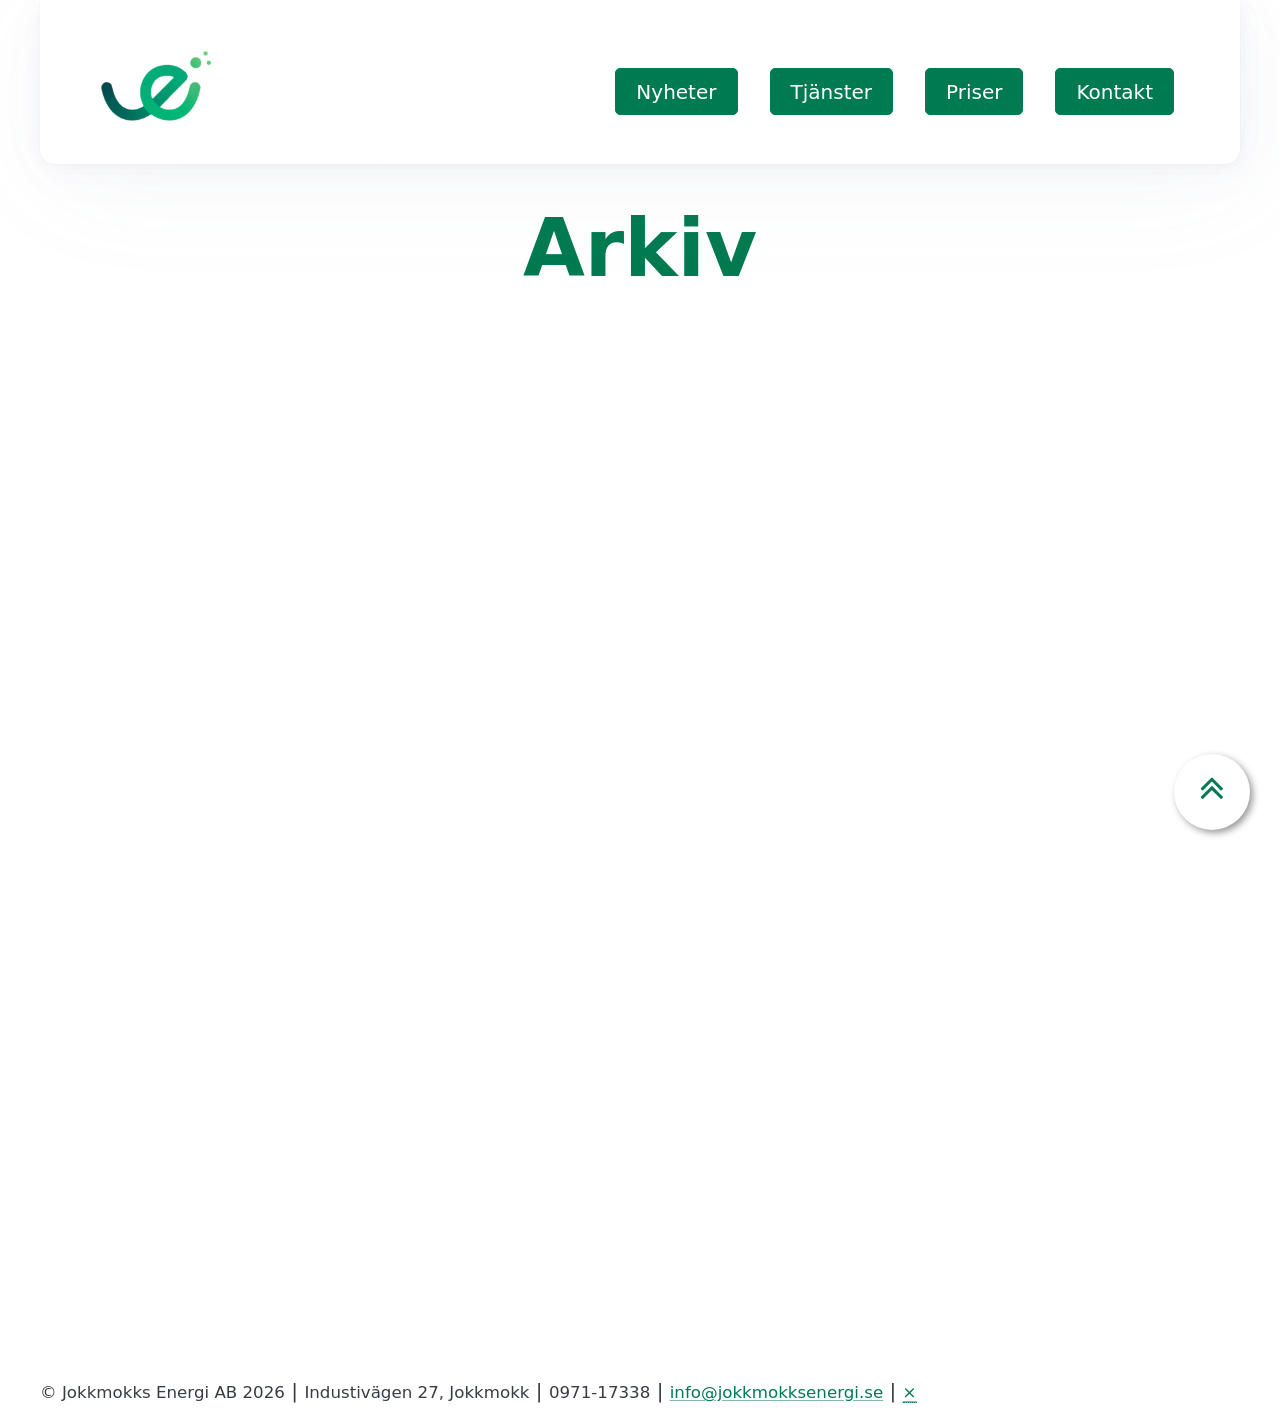
<file: nyheter/index.html>
<!DOCTYPE html>
<html lang="sv" data-theme="light">


<head>
    <meta name="viewport" content="width=device-width, minimum-scale=1, maximum-scale=1">
    <meta charset="utf-8">
    <title>
Arkiv - 
 Jokkmokks Energi AB</title>
    <link rel="icon" type="image/png" href="/favicon.png">
    <link rel="stylesheet" href="/style.css" />
    <script src="/serviceAlert.js"></script>
    
    
</head>

<body>
    <template id="alert-template">
        <header id="alert">
            <details id="messages">
                <summary role="button"><i class="icon-warning-light"></i> Driftmeddelanden</summary>
            </details>
        </header>
    </template>
    <div id="alert-pos"></div>
    <div id="start"></div>
    <header id="menu" style="z-index: 2;">
        <nav>
            <ul>
                <li style="margin-bottom:0.3rem"><a href="/#start"><img class="desktop" src="/logo.png" /><img class="mobile"
                            src="/symbol.png" /></a>
                </li>
            </ul>
            <ul>
                <li id="alert-menu-item"></li>
                <li><a href="/#nyheter" role="button">Nyheter</a></li>
                
                <li><a href="/#tjanster" role="button">Tjänster</a></li>
                
                <li><a href="/#priser" role="button">Priser</a></li>
                
                <li><a href="/#kontakt" role="button">Kontakt</a></li>
            </ul>
        </nav>
    </header>
    
    
    <main id="content" style="text-align: center;">
        
<section>
    <h1>Arkiv</h1>
    <table>
    
    </table>
</section>

        
        
        <div class="float-bottom">
            <a href="#alert" id="alert-button" class="floating-button" role="link" data-tooltip="Driftmeddelanden"
                data-placement="left">
                <i class="icon-warning-light"></i>
            </a>
            <a href="#start" id="top-button" class="floating-button" data-tooltip="Till topps!" data-placement="left">
                <i class="icon-angle-double-up"></i>
            </a>
        </div>
    </main>
    <footer>
        <small>&copy; Jokkmokks Energi AB 2026</small> | <small>Industivägen 27, Jokkmokk</small> |
        <small>0971-17338</small> |
        <small><a href="mailto:info@jokkmokksenergi.se">info@jokkmokksenergi.se</a></small> |
        <a href="/status"><small id="footer-status" aria-busy="true"></small></a> 

    </footer>
    <script>servicealert_main()</script>

</body>

</html>
</file>
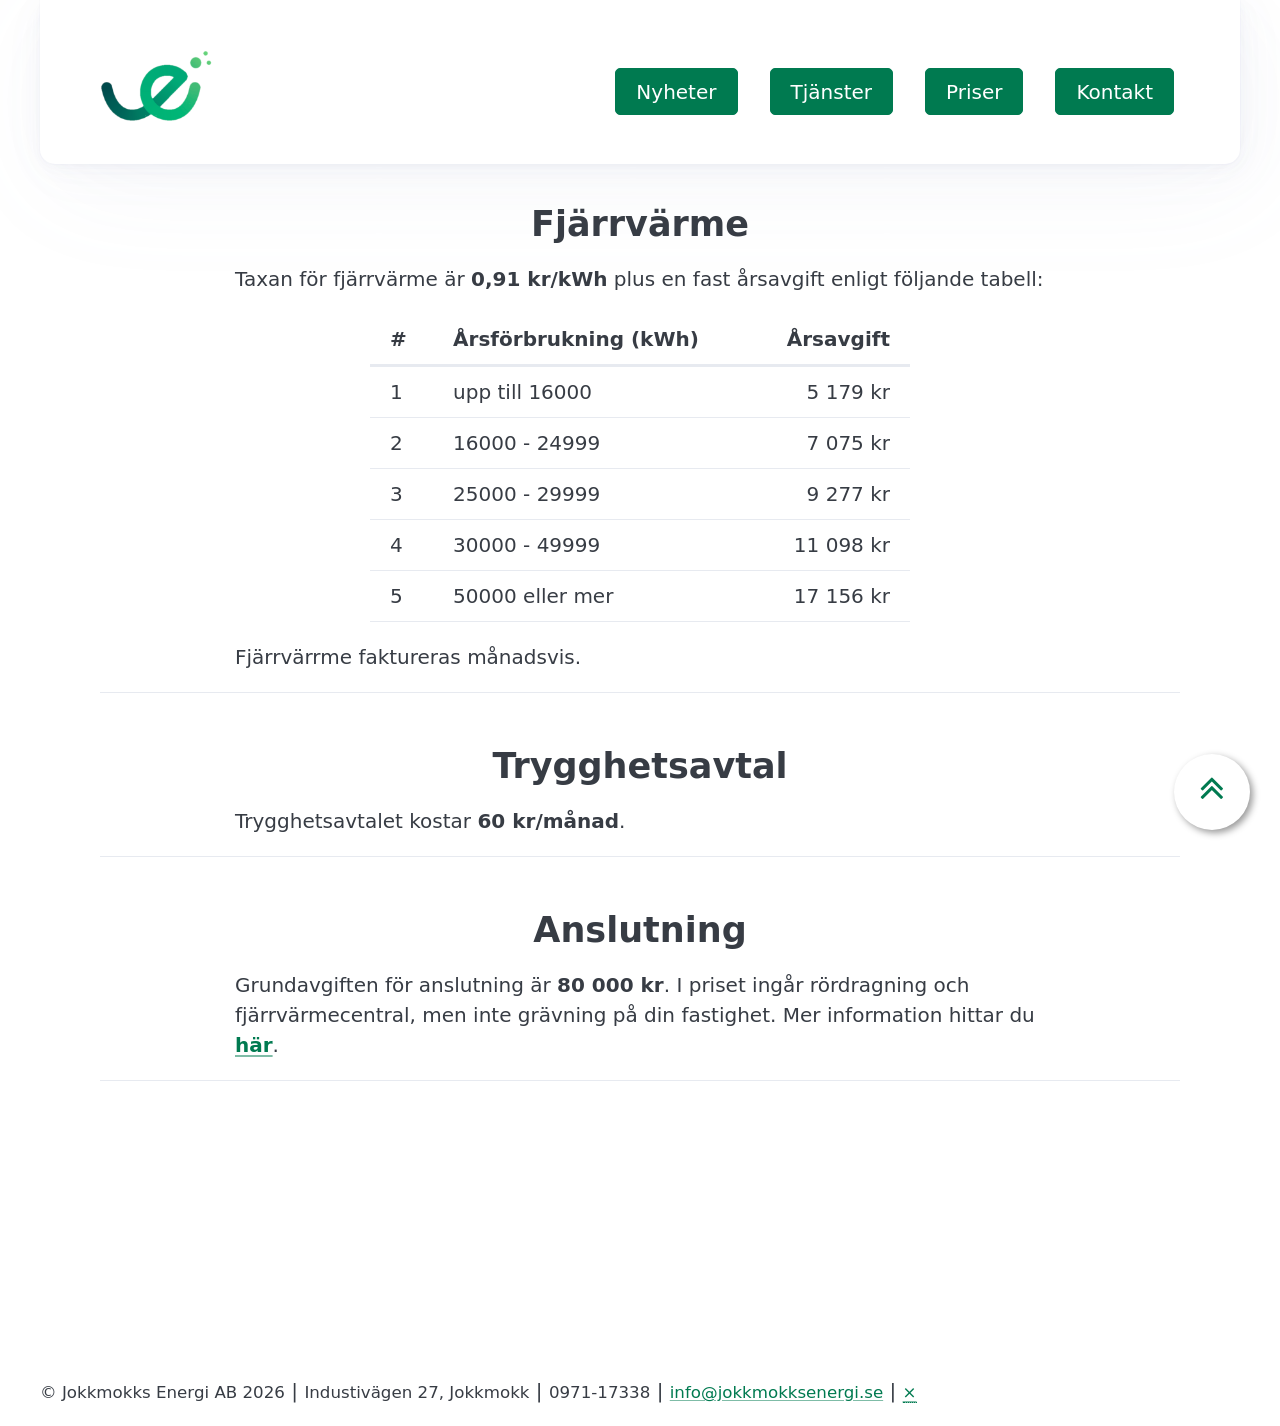
<file: priser/index.html>
<!DOCTYPE html>
<html lang="sv" data-theme="light">


<head>
    <meta name="viewport" content="width=device-width, minimum-scale=1, maximum-scale=1">
    <meta charset="utf-8">
    <title>
Priser - 
 Jokkmokks Energi AB</title>
    <link rel="icon" type="image/png" href="/favicon.png">
    <link rel="stylesheet" href="/style.css" />
    <script src="/serviceAlert.js"></script>
    


</head>

<body>
    <template id="alert-template">
        <header id="alert">
            <details id="messages">
                <summary role="button"><i class="icon-warning-light"></i> Driftmeddelanden</summary>
            </details>
        </header>
    </template>
    <div id="alert-pos"></div>
    <div id="start"></div>
    <header id="menu" style="z-index: 2;">
        <nav>
            <ul>
                <li style="margin-bottom:0.3rem"><a href="/#start"><img class="desktop" src="/logo.png" /><img class="mobile"
                            src="/symbol.png" /></a>
                </li>
            </ul>
            <ul>
                <li id="alert-menu-item"></li>
                <li><a href="/#nyheter" role="button">Nyheter</a></li>
                
                <li><a href="/#tjanster" role="button">Tjänster</a></li>
                
                <li><a href="/#priser" role="button">Priser</a></li>
                
                <li><a href="/#kontakt" role="button">Kontakt</a></li>
            </ul>
        </nav>
    </header>
    
    
    <main id="content" style="text-align: center;">
        
<section>
    <div style="text-align: left;">    
        <h2 id="fjarrvarme">Fjärrvärme</h2>
<p>Taxan för fjärrvärme är <strong>0,91 kr/kWh</strong> plus en fast årsavgift enligt följande tabell:</p>
<table><thead><tr><th>#</th><th>Årsförbrukning (kWh)</th><th>Årsavgift</th></tr></thead><tbody>
<tr><td>1</td><td>upp till 16000</td><td>5 179 kr</td></tr>
<tr><td>2</td><td>16000 - 24999</td><td>7 075 kr</td></tr>
<tr><td>3</td><td>25000 - 29999</td><td>9 277 kr</td></tr>
<tr><td>4</td><td>30000 - 49999</td><td>11 098 kr</td></tr>
<tr><td>5</td><td>50000 eller mer</td><td>17 156 kr</td></tr>
</tbody></table>
<p>Fjärrvärrme faktureras månadsvis.</p>
<hr>
<h2 id="trygghetsavtal">Trygghetsavtal</h2>
<p>Trygghetsavtalet kostar <strong>60 kr/månad</strong>.</p>
<hr>
<h2 id="anslutning">Anslutning</h2>
<p>Grundavgiften för anslutning är <strong>80 000 kr</strong>. I priset ingår rördragning och fjärrvärmecentral, men inte grävning på din fastighet. Mer information hittar du <strong><a href="/nyanslutning">här</a></strong>.</p>

    </div>
    <hr />
</section>


        
        
        <div class="float-bottom">
            <a href="#alert" id="alert-button" class="floating-button" role="link" data-tooltip="Driftmeddelanden"
                data-placement="left">
                <i class="icon-warning-light"></i>
            </a>
            <a href="#start" id="top-button" class="floating-button" data-tooltip="Till topps!" data-placement="left">
                <i class="icon-angle-double-up"></i>
            </a>
        </div>
    </main>
    <footer>
        <small>&copy; Jokkmokks Energi AB 2026</small> | <small>Industivägen 27, Jokkmokk</small> |
        <small>0971-17338</small> |
        <small><a href="mailto:info@jokkmokksenergi.se">info@jokkmokksenergi.se</a></small> |
        <a href="/status"><small id="footer-status" aria-busy="true"></small></a> 

    </footer>
    <script>servicealert_main()</script>

</body>

</html>
</file>
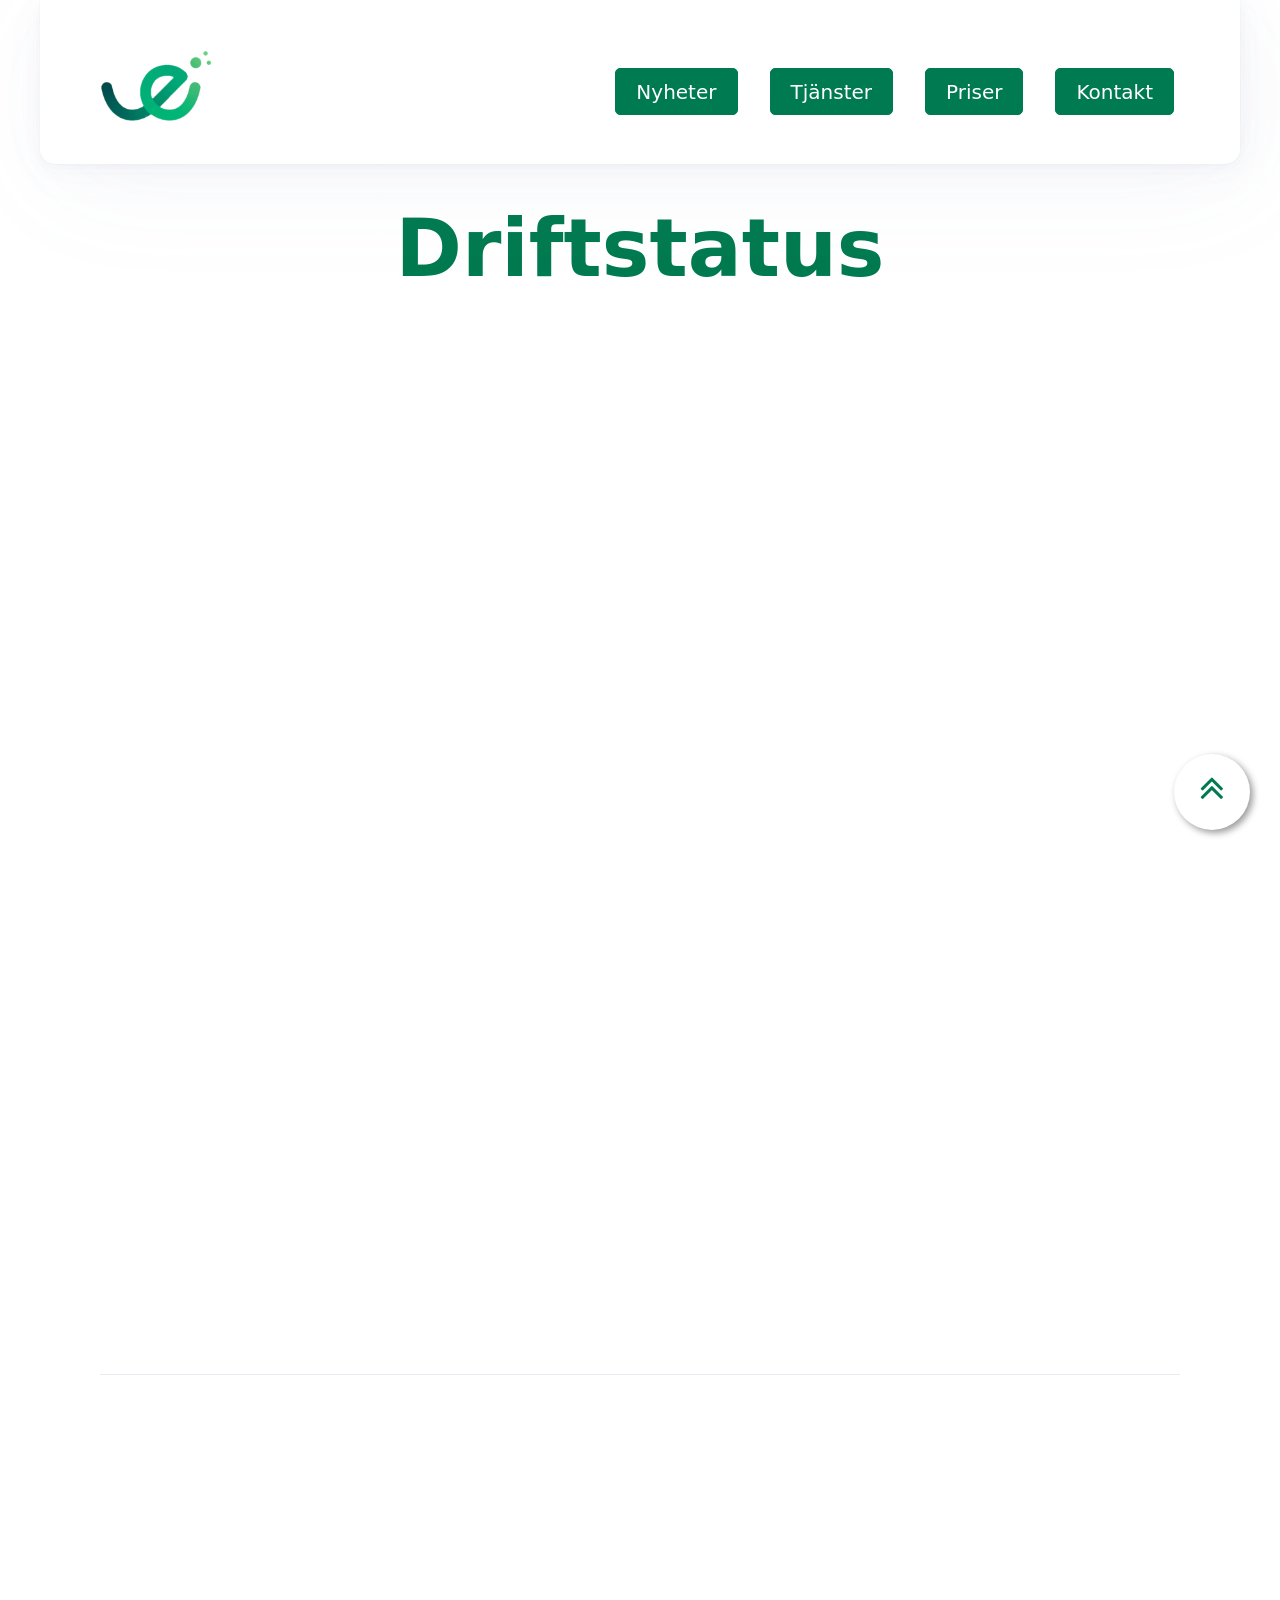
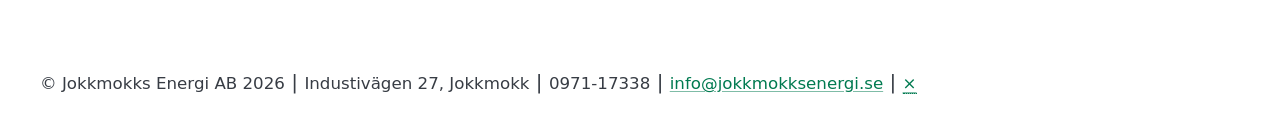
<file: status/index.html>
<!DOCTYPE html>
<html lang="sv" data-theme="light">


<head>
    <meta name="viewport" content="width=device-width, minimum-scale=1, maximum-scale=1">
    <meta charset="utf-8">
    <title>
Driftinformation - 
 Jokkmokks Energi AB</title>
    <link rel="icon" type="image/png" href="/favicon.png">
    <link rel="stylesheet" href="/style.css" />
    <script src="/serviceAlert.js"></script>
    


</head>

<body>
    <template id="alert-template">
        <header id="alert">
            <details id="messages">
                <summary role="button"><i class="icon-warning-light"></i> Driftmeddelanden</summary>
            </details>
        </header>
    </template>
    <div id="alert-pos"></div>
    <div id="start"></div>
    <header id="menu" style="z-index: 2;">
        <nav>
            <ul>
                <li style="margin-bottom:0.3rem"><a href="/#start"><img class="desktop" src="/logo.png" /><img class="mobile"
                            src="/symbol.png" /></a>
                </li>
            </ul>
            <ul>
                <li id="alert-menu-item"></li>
                <li><a href="/#nyheter" role="button">Nyheter</a></li>
                
                <li><a href="/#tjanster" role="button">Tjänster</a></li>
                
                <li><a href="/#priser" role="button">Priser</a></li>
                
                <li><a href="/#kontakt" role="button">Kontakt</a></li>
            </ul>
        </nav>
    </header>
    
    
    <main id="content" style="text-align: center;">
        
<section>
    <div style="text-align: left;">    
        <h1 id="driftstatus">Driftstatus</h1>
<iframe src="https://se.sms-service.dk/iFrame/driftstatus-map?customerId=65256704-d483-4e91-a352-7a25d13aeca8&profileIds=5437&hideLegend=true" width="100%" height="1000px"></iframe>

    </div>
    <hr />
</section>


        
        
        <div class="float-bottom">
            <a href="#alert" id="alert-button" class="floating-button" role="link" data-tooltip="Driftmeddelanden"
                data-placement="left">
                <i class="icon-warning-light"></i>
            </a>
            <a href="#start" id="top-button" class="floating-button" data-tooltip="Till topps!" data-placement="left">
                <i class="icon-angle-double-up"></i>
            </a>
        </div>
    </main>
    <footer>
        <small>&copy; Jokkmokks Energi AB 2026</small> | <small>Industivägen 27, Jokkmokk</small> |
        <small>0971-17338</small> |
        <small><a href="mailto:info@jokkmokksenergi.se">info@jokkmokksenergi.se</a></small> |
        <a href="/status"><small id="footer-status" aria-busy="true"></small></a> 

    </footer>
    <script>servicealert_main()</script>

</body>

</html>
</file>
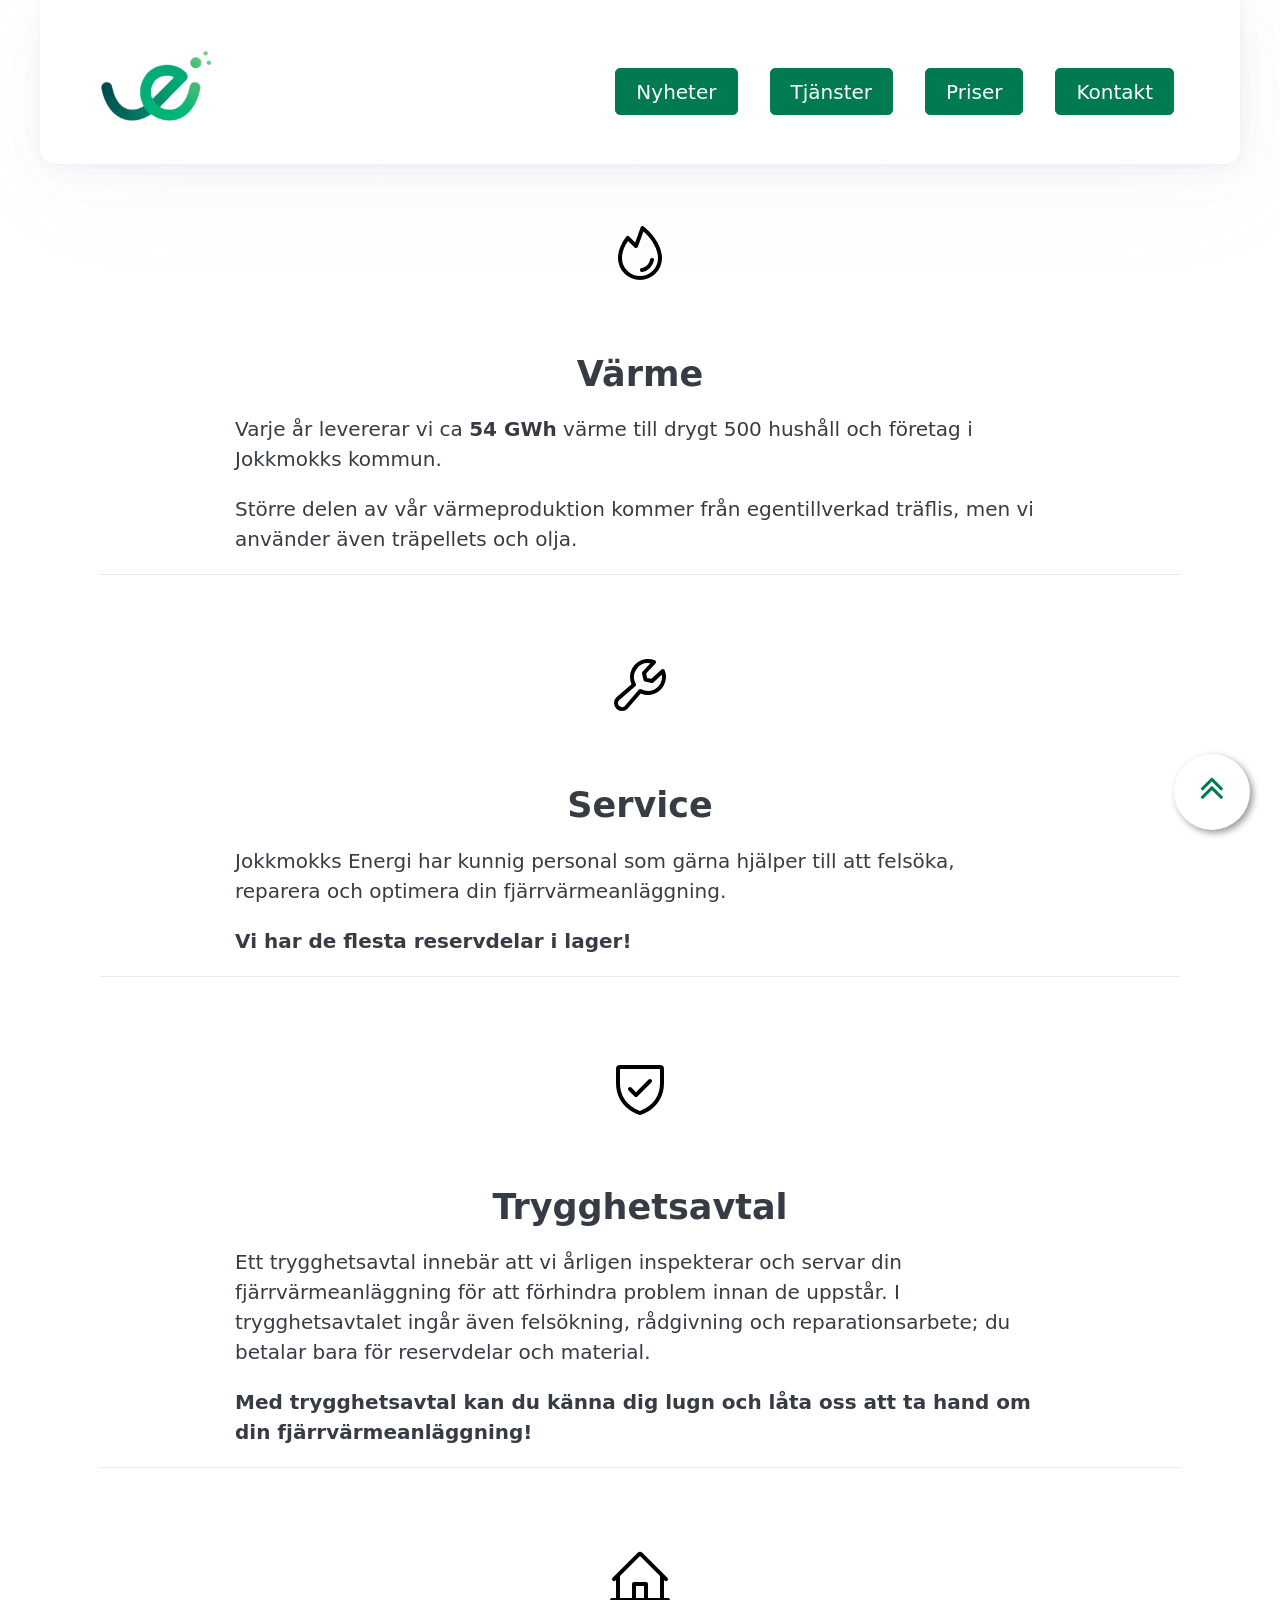
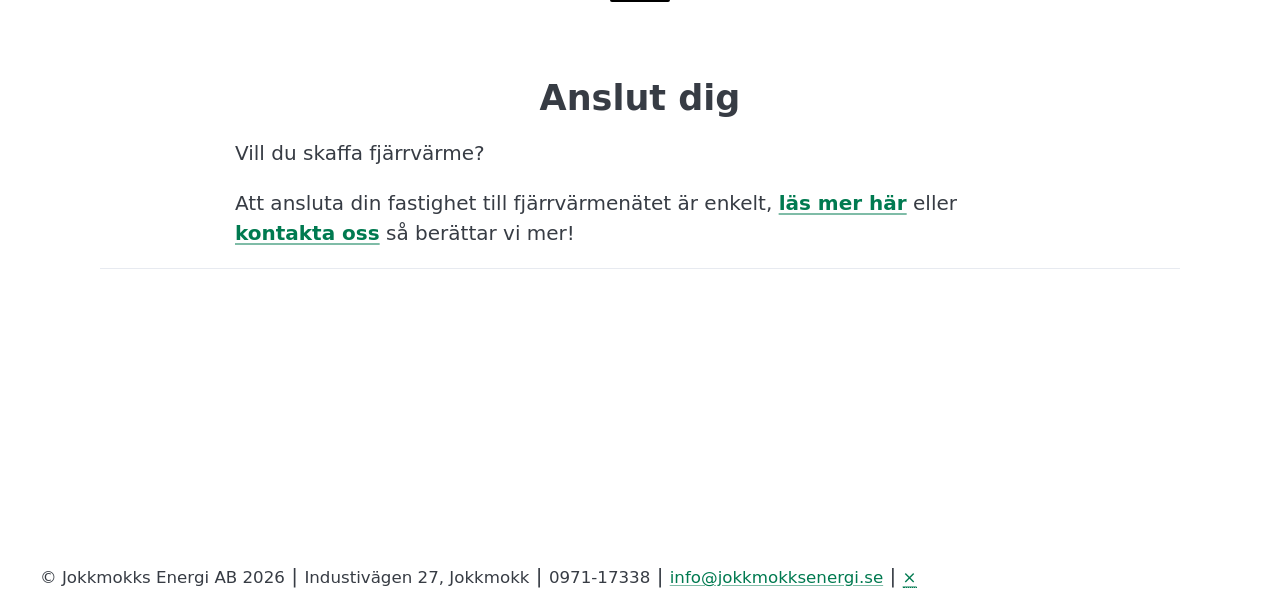
<file: tjanster/index.html>
<!DOCTYPE html>
<html lang="sv" data-theme="light">


<head>
    <meta name="viewport" content="width=device-width, minimum-scale=1, maximum-scale=1">
    <meta charset="utf-8">
    <title>
Tjänster - 
 Jokkmokks Energi AB</title>
    <link rel="icon" type="image/png" href="/favicon.png">
    <link rel="stylesheet" href="/style.css" />
    <script src="/serviceAlert.js"></script>
    


</head>

<body>
    <template id="alert-template">
        <header id="alert">
            <details id="messages">
                <summary role="button"><i class="icon-warning-light"></i> Driftmeddelanden</summary>
            </details>
        </header>
    </template>
    <div id="alert-pos"></div>
    <div id="start"></div>
    <header id="menu" style="z-index: 2;">
        <nav>
            <ul>
                <li style="margin-bottom:0.3rem"><a href="/#start"><img class="desktop" src="/logo.png" /><img class="mobile"
                            src="/symbol.png" /></a>
                </li>
            </ul>
            <ul>
                <li id="alert-menu-item"></li>
                <li><a href="/#nyheter" role="button">Nyheter</a></li>
                
                <li><a href="/#tjanster" role="button">Tjänster</a></li>
                
                <li><a href="/#priser" role="button">Priser</a></li>
                
                <li><a href="/#kontakt" role="button">Kontakt</a></li>
            </ul>
        </nav>
    </header>
    
    
    <main id="content" style="text-align: center;">
        
<section>
    <div style="text-align: left;">    
        <h1 id=""><img src="/icons/fire.svg" alt="" /></h1>
<h2 id="varme">Värme</h2>
<p>Varje år levererar vi ca <strong>54 GWh</strong> värme till drygt 500 hushåll och företag i Jokkmokks kommun.</p>
<p>Större delen av vår värmeproduktion kommer från egentillverkad träflis, men vi använder även träpellets och olja.</p>
<hr>
<h1 id="-1"><img src="/icons/tool.svg" alt="" /></h1>
<h2 id="service">Service</h2>
<p>Jokkmokks Energi har kunnig personal som gärna hjälper till att felsöka, reparera och optimera din fjärrvärmeanläggning.</p>
<p><strong>Vi har de flesta reservdelar i lager!</strong></p>
<hr>
<h1 id="-2"><img src="/icons/safe.svg" alt="" /></h1>
<h2 id="trygghetsavtal">Trygghetsavtal</h2>
<p>Ett trygghetsavtal innebär att vi årligen inspekterar och servar din fjärrvärmeanläggning för att förhindra problem innan de uppstår. I trygghetsavtalet ingår även felsökning, rådgivning och reparationsarbete; du betalar bara för reservdelar och material.</p>
<p><strong>Med trygghetsavtal kan du känna dig lugn och låta oss att ta hand om din fjärrvärmeanläggning!</strong></p>
<hr>
<h1 id="-3"><img src="/icons/connect.svg" alt="" /></h1>
<h2 id="anslut-dig">Anslut dig</h2>
<p>Vill du skaffa fjärrvärme?</p>
<p>Att ansluta din fastighet till fjärrvärmenätet är enkelt, <strong><a href="/nyanslutning">läs mer här</a></strong> eller <strong><a href="/#kontakt">kontakta oss</a></strong> så berättar vi mer!</p>

    </div>
    <hr />
</section>


        
        
        <div class="float-bottom">
            <a href="#alert" id="alert-button" class="floating-button" role="link" data-tooltip="Driftmeddelanden"
                data-placement="left">
                <i class="icon-warning-light"></i>
            </a>
            <a href="#start" id="top-button" class="floating-button" data-tooltip="Till topps!" data-placement="left">
                <i class="icon-angle-double-up"></i>
            </a>
        </div>
    </main>
    <footer>
        <small>&copy; Jokkmokks Energi AB 2026</small> | <small>Industivägen 27, Jokkmokk</small> |
        <small>0971-17338</small> |
        <small><a href="mailto:info@jokkmokksenergi.se">info@jokkmokksenergi.se</a></small> |
        <a href="/status"><small id="footer-status" aria-busy="true"></small></a> 

    </footer>
    <script>servicealert_main()</script>

</body>

</html>
</file>
